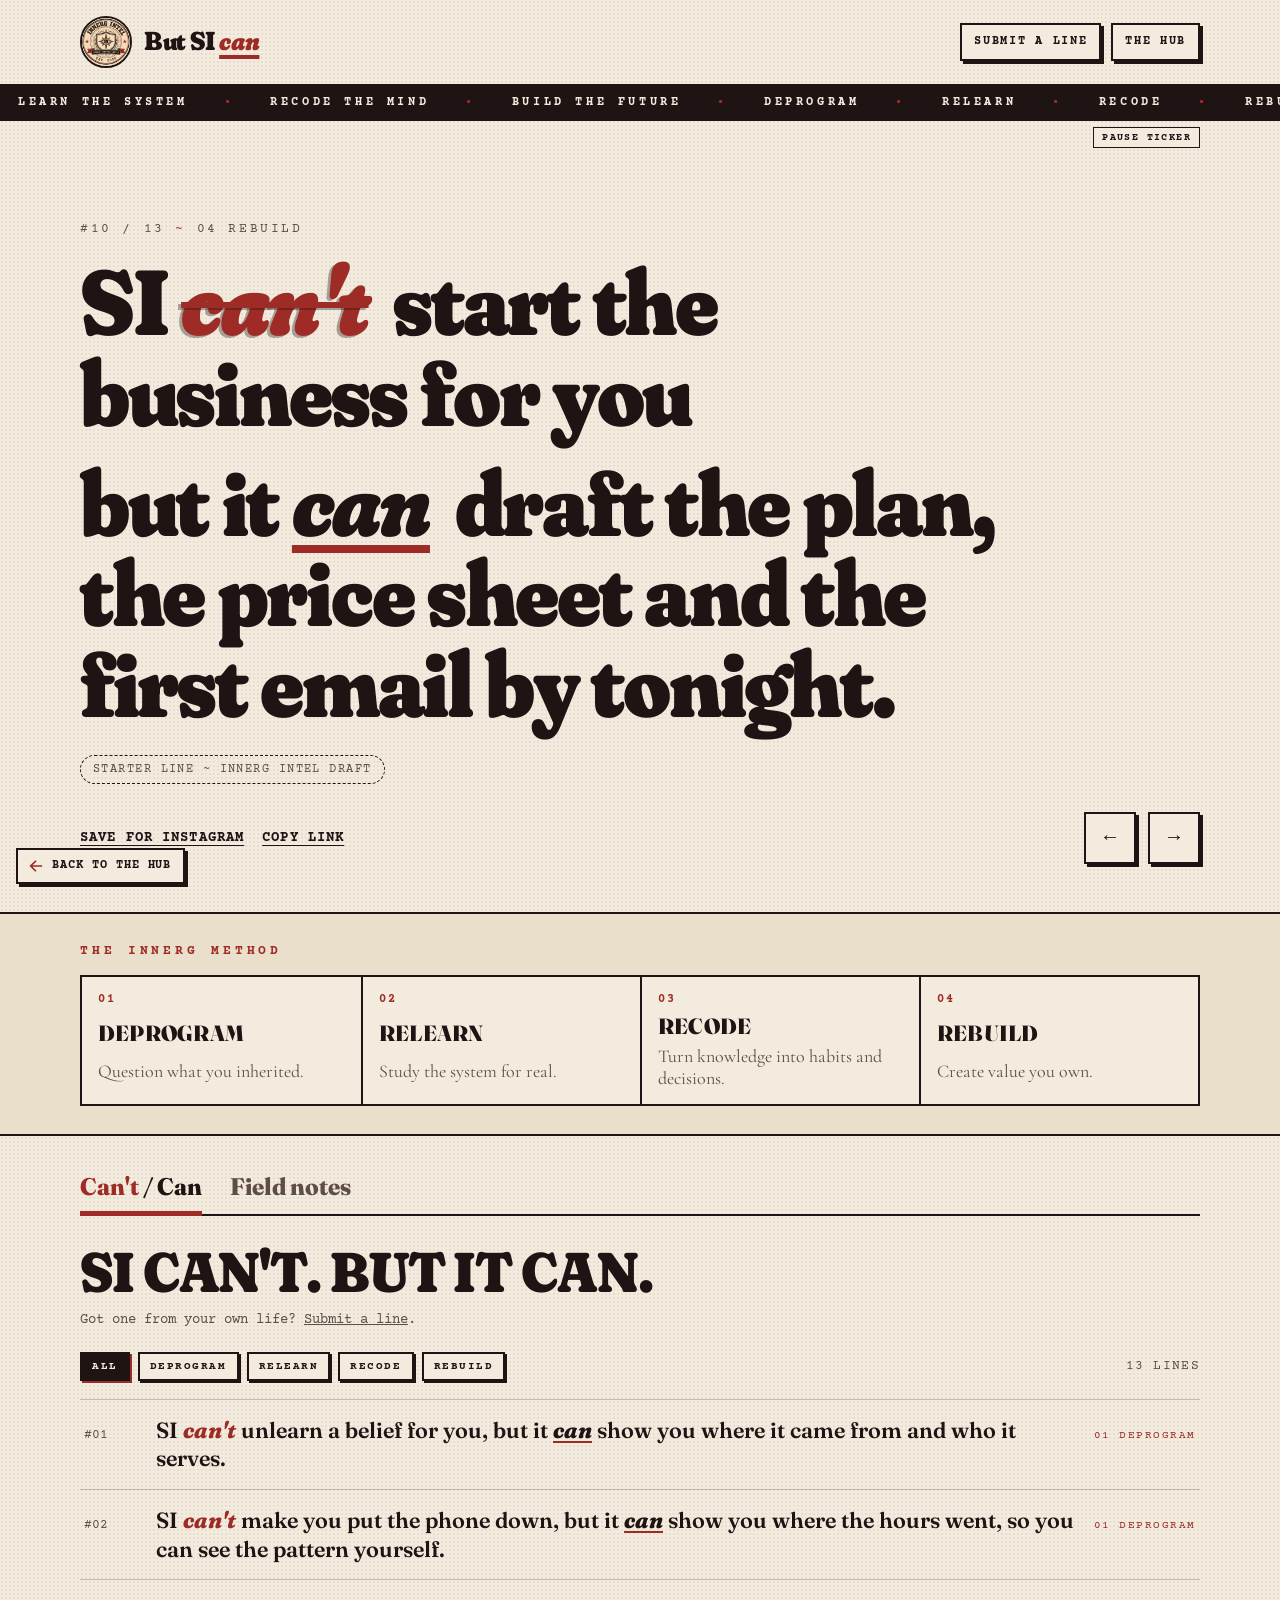
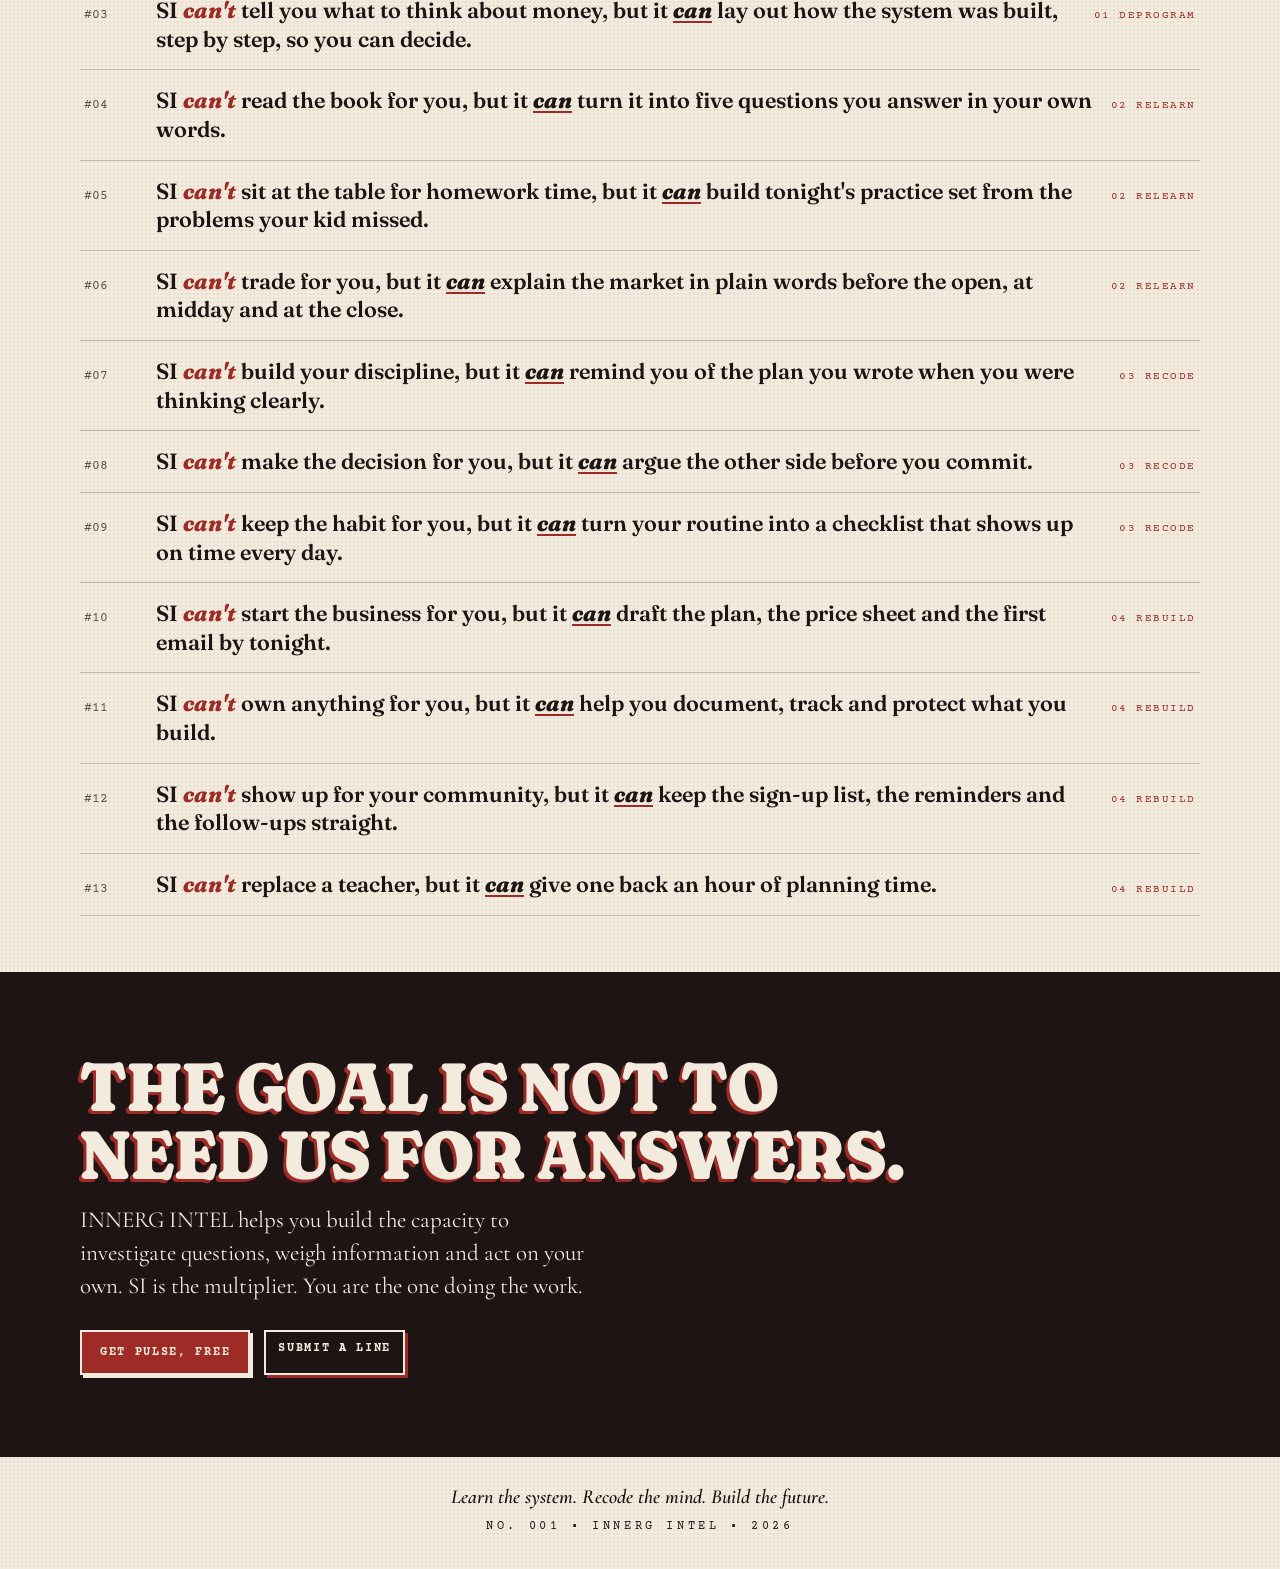
<file: index.html>
<!DOCTYPE html>
<html lang="en">
<head>
  <meta charset="utf-8">
  <meta name="viewport" content="width=device-width, initial-scale=1">
  <title>But SI Can ~ INNERG INTEL</title>
  <meta name="description" content="SI can't do it for you, but it can help you do it. A wall of real-world lines from INNERG INTEL: Deprogram, Relearn, Recode, Rebuild.">
  <meta name="robots" content="noindex">
  <meta name="theme-color" content="#F3EBDD">
  <meta property="og:title" content="But SI Can ~ INNERG INTEL">
  <meta property="og:description" content="SI can't do it for you, but it can help you do it.">
  <meta property="og:type" content="website">
  <link rel="icon" href="assets/seal-80.png" type="image/png">
  <link rel="preconnect" href="https://fonts.googleapis.com">
  <link rel="preconnect" href="https://fonts.gstatic.com" crossorigin>
  <link href="https://fonts.googleapis.com/css2?family=Fraunces:opsz,wght,SOFT@9..144,400..900,0..100&family=Cormorant+Garamond:ital,wght@0,500;0,600;0,700;1,600&family=Courier+Prime:wght@400;700&display=swap" rel="stylesheet">
  <link rel="stylesheet" href="styles.css">
</head>
<body>
  <a class="skip" href="#main">Skip to content</a>
  <header class="site-header">
    <div class="wrap header-inner">
      <a class="brand" href="./" aria-label="But SI Can, home">
        <img class="seal" src="assets/seal.jpg" alt="" width="52" height="52">
        <span class="wordmark">But SI <span class="mark-can">can</span></span>
      </a>
      <nav class="header-links" aria-label="INNERG INTEL">
        <a class="box-link" href="submit.html">Submit a line</a>
        <a class="box-link" href="https://nasirr.innergintel.study/" rel="noopener">The hub</a>
      </nav>
    </div>
    <div class="ticker" aria-hidden="true">
      <div class="ticker-track" id="ticker-track">
        <span>Learn the system</span><span>Recode the mind</span><span>Build the future</span><span>Deprogram</span><span>Relearn</span><span>Recode</span><span>Rebuild</span>
        <span>Learn the system</span><span>Recode the mind</span><span>Build the future</span><span>Deprogram</span><span>Relearn</span><span>Recode</span><span>Rebuild</span>
      </div>
    </div>
    <div class="wrap ticker-ctl"><button type="button" class="mini-btn" id="ticker-toggle">Pause ticker</button></div>
  </header>

  <main id="main">
    <section class="hero" aria-label="Featured line">
      <div class="wrap">
        <p class="kicker"><span id="hero-index">#00 / 00</span> <span class="dot">~</span> <span id="hero-stage">The method</span></p>
        <div class="hero-panel" id="hero-panel" aria-live="polite">
          <h1 class="formula">
            <span class="phrase">SI <span class="verb verb-cant">can't</span> <em id="hero-cant">do the work for you,</em></span>
            <span class="phrase">but it <span class="verb verb-can">can</span> <em id="hero-can">help you do it.</em></span>
          </h1>
          <p class="hero-source" id="hero-source"></p>
        </div>
        <div class="hero-bar">
          <div class="hero-actions">
            <button type="button" class="text-link as-btn" id="hero-save">Save for Instagram</button>
            <button type="button" class="text-link as-btn" id="hero-share" hidden>Share</button>
            <button type="button" class="text-link as-btn" id="hero-copy">Copy link</button>
            <span class="copy-note" id="copy-note" role="status"></span>
          </div>
          <div class="hero-nav">
            <button class="nav-arrow" type="button" id="hero-prev" aria-label="Previous line">&larr;</button>
            <button class="nav-arrow" type="button" id="hero-next" aria-label="Next line">&rarr;</button>
          </div>
        </div>
      </div>
    </section>

    <section class="method" aria-labelledby="method-heading">
      <div class="wrap">
        <h2 id="method-heading" class="eyebrow">The INNERG method</h2>
        <ol class="method-list" id="method-list"></ol>
      </div>
    </section>

    <div class="board wrap" data-tabs>
      <div class="tablist" role="tablist" aria-label="Field notes and Can't / Can">
        <button type="button" class="tab" role="tab" id="tab-lines" aria-controls="panel-lines" aria-selected="true"><span class="t-cant">Can't</span> / <span class="t-can">Can</span></button>
        <button type="button" class="tab" role="tab" id="tab-notes" aria-controls="panel-notes" aria-selected="false" tabindex="-1">Field notes</button>
      </div>

      <section class="panel" id="panel-lines" role="tabpanel" aria-labelledby="tab-lines">
        <div class="panel-head">
          <h2 class="panel-title">SI can't. But it can.</h2>
          <p class="invite">Got one from your own life? <a href="submit.html">Submit a line</a>.</p>
        </div>
        <div class="toolbar">
          <div class="chips" role="group" aria-label="Filter by method stage" id="stage-chips"></div>
          <p class="count" id="line-count">0 lines</p>
        </div>
        <ul class="line-list" id="line-list"></ul>
        <noscript><p class="empty">JavaScript is off, so the wall is not loaded.</p></noscript>
      </section>

      <section class="panel" id="panel-notes" role="tabpanel" aria-labelledby="tab-notes" hidden>
        <div class="panel-head">
          <h2 class="panel-title">From the INNERG ecosystem</h2>
          <p class="invite">Using SI for something real? Tag <a href="https://x.com/InnerGIntel" rel="noopener">@InnerGIntel</a> on X to be considered.</p>
        </div>
        <ul class="notes">
          <li class="note">
            <p class="note-tag">Relearn ~ Financial intelligence</p>
            <h3 class="note-title">INNERG Pulse</h3>
            <p>Free market news by email on weekdays. Three short notes each weekday: premarket, midday and close. Plain words.</p>
            <a class="box-link" href="https://pulse.innergintel.study" rel="noopener">Read Pulse</a>
          </li>
          <li class="note">
            <p class="note-tag">Relearn ~ Financial intelligence</p>
            <h3 class="note-title">The watchlist</h3>
            <p>A public watchlist with closing bell prices, charts and filters, kept on the hub.</p>
            <a class="box-link" href="https://nasirr.innergintel.study/watchlist/" rel="noopener">Open the watchlist</a>
          </li>
          <li class="note">
            <p class="note-tag">Deprogram ~ Human intelligence</p>
            <h3 class="note-title">InnerG Reads</h3>
            <p>Personal essays by Nasirr G. Mayo on people, technology, relationships, responsibility and the futures we say we want.</p>
            <a class="box-link" href="https://www.innergreads.study/reads/" rel="noopener">Choose a read</a>
          </li>
          <li class="note">
            <p class="note-tag">Recode ~ Technological intelligence</p>
            <h3 class="note-title">Frequency Connectors</h3>
            <p>Free guides you can hand to your own agent. No. 001 is The INNERG Method. No. 002 is the Grok Bot Guides.</p>
            <a class="box-link" href="https://nasirr.innergintel.study/frequency-connectors/no-001-innerg-method/" rel="noopener">No. 001</a>
            <a class="box-link" href="https://nasirr.innergintel.study/frequency-connectors/no-002-grok-bot-guides/" rel="noopener">No. 002</a>
          </li>
          <li class="note note-placeholder">
            <p class="note-tag">Placeholder for Mr G</p>
            <h3 class="note-title">Community stories go here</h3>
            <p>Real stories from people using SI, shared with their permission. None are shown until they are sourced and approved.</p>
          </li>
        </ul>
      </section>
    </div>

    <section class="closer" aria-labelledby="closer-heading">
      <div class="wrap">
        <h2 id="closer-heading" class="closer-title">The goal is not to need us for answers.</h2>
        <p class="closer-copy">INNERG INTEL helps you build the capacity to investigate questions, weigh information and act on your own. SI is the multiplier. You are the one doing the work.</p>
        <div class="closer-actions">
          <a class="solid-btn" href="https://pulse.innergintel.study" rel="noopener">Get Pulse, free</a>
          <a class="box-link" href="submit.html">Submit a line</a>
        </div>
      </div>
    </section>
  </main>

  <footer class="site-footer">
    <div class="wrap">
      <p class="tagline">Learn the system. Recode the mind. Build the future.</p>
      <p class="no">No. 001 &bull; INNERG INTEL &bull; 2026</p>
    </div>
  </footer>
  <script type="module" src="app.js"></script>
<script src="hub-nav.js" defer></script>
</body>
</html>
</file>
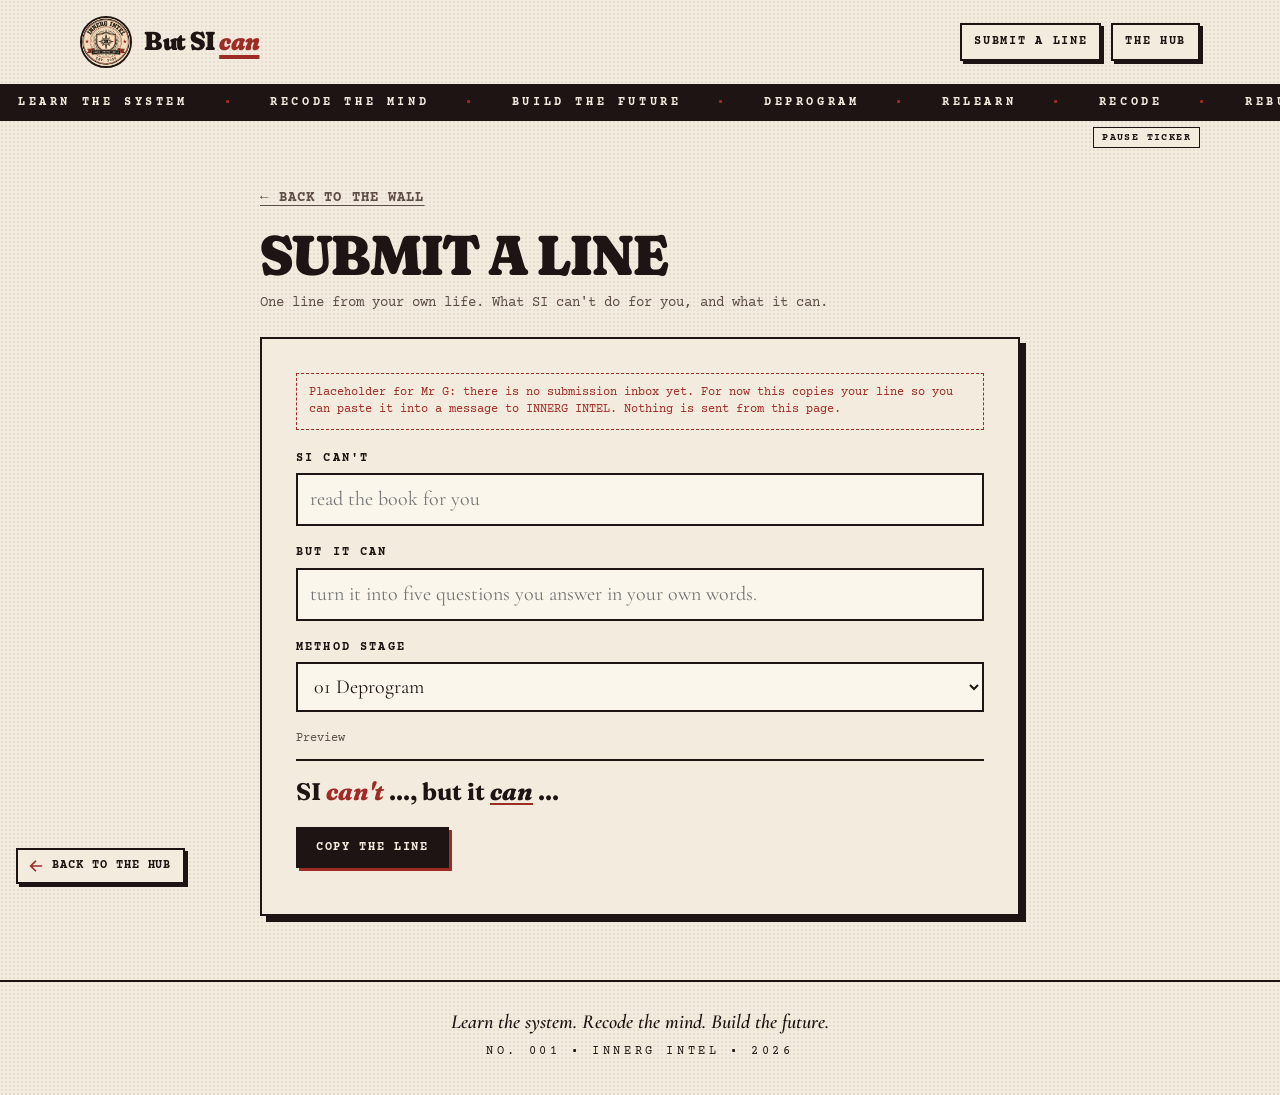
<file: submit.html>
<!DOCTYPE html>
<html lang="en">
<head>
  <meta charset="utf-8">
  <meta name="viewport" content="width=device-width, initial-scale=1">
  <title>Submit a line ~ But SI Can</title>
  <meta name="description" content="SI can't do it for you, but it can help you do it. A wall of real-world lines from INNERG INTEL: Deprogram, Relearn, Recode, Rebuild.">
  <meta name="robots" content="noindex">
  <meta name="theme-color" content="#F3EBDD">
  <meta property="og:title" content="But SI Can ~ INNERG INTEL">
  <meta property="og:description" content="SI can't do it for you, but it can help you do it.">
  <meta property="og:type" content="website">
  <link rel="icon" href="assets/seal-80.png" type="image/png">
  <link rel="preconnect" href="https://fonts.googleapis.com">
  <link rel="preconnect" href="https://fonts.gstatic.com" crossorigin>
  <link href="https://fonts.googleapis.com/css2?family=Fraunces:opsz,wght,SOFT@9..144,400..900,0..100&family=Cormorant+Garamond:ital,wght@0,500;0,600;0,700;1,600&family=Courier+Prime:wght@400;700&display=swap" rel="stylesheet">
  <link rel="stylesheet" href="styles.css">
</head>
<body>
  <a class="skip" href="#main">Skip to content</a>
  <header class="site-header">
    <div class="wrap header-inner">
      <a class="brand" href="./" aria-label="But SI Can, home">
        <img class="seal" src="assets/seal.jpg" alt="" width="52" height="52">
        <span class="wordmark">But SI <span class="mark-can">can</span></span>
      </a>
      <nav class="header-links" aria-label="INNERG INTEL">
        <a class="box-link" href="submit.html">Submit a line</a>
        <a class="box-link" href="https://nasirr.innergintel.study/" rel="noopener">The hub</a>
      </nav>
    </div>
    <div class="ticker" aria-hidden="true">
      <div class="ticker-track" id="ticker-track">
        <span>Learn the system</span><span>Recode the mind</span><span>Build the future</span><span>Deprogram</span><span>Relearn</span><span>Recode</span><span>Rebuild</span>
        <span>Learn the system</span><span>Recode the mind</span><span>Build the future</span><span>Deprogram</span><span>Relearn</span><span>Recode</span><span>Rebuild</span>
      </div>
    </div>
    <div class="wrap ticker-ctl"><button type="button" class="mini-btn" id="ticker-toggle">Pause ticker</button></div>
  </header>

  <main id="main">
    <div class="wrap form-wrap">
      <p class="kicker"><a class="text-link" href="./">&larr; Back to the wall</a></p>
      <h1 class="panel-title">Submit a line</h1>
      <p class="invite">One line from your own life. What SI can't do for you, and what it can.</p>
      <form class="form-card" id="line-form" novalidate style="margin-top:24px">
        <p class="placeholder-flag">Placeholder for Mr G: there is no submission inbox yet. For now this copies your line so you can paste it into a message to INNERG INTEL. Nothing is sent from this page.</p>
        <div class="field">
          <label for="cant">SI can't</label>
          <input id="cant" name="cant" required maxlength="90" placeholder="read the book for you" autocomplete="off">
        </div>
        <div class="field">
          <label for="can">but it can</label>
          <input id="can" name="can" required maxlength="140" placeholder="turn it into five questions you answer in your own words." autocomplete="off">
        </div>
        <div class="field">
          <label for="stage">Method stage</label>
          <select id="stage" name="stage">
            <option value="Deprogram">01 Deprogram</option>
            <option value="Relearn">02 Relearn</option>
            <option value="Recode">03 Recode</option>
            <option value="Rebuild">04 Rebuild</option>
          </select>
        </div>
        <p class="hint">Preview</p>
        <p class="preview" id="preview" aria-live="polite">SI <span class="w-cant">can't</span> <span id="pv-cant">...</span>, but it <span class="w-can">can</span> <span id="pv-can">...</span></p>
        <button class="solid-btn" type="submit">Copy the line</button>
        <p class="hint" id="form-note" role="status" style="margin-top:12px"></p>
      </form>
    </div>
  </main>

  <footer class="site-footer">
    <div class="wrap">
      <p class="tagline">Learn the system. Recode the mind. Build the future.</p>
      <p class="no">No. 001 &bull; INNERG INTEL &bull; 2026</p>
    </div>
  </footer>
  <script type="module" src="submit.js"></script>
<script src="hub-nav.js" defer></script>
</body>
</html>
</file>
<file: styles.css>
/* Style A v3 ~ INNERG INTEL */
:root {
  --cream: #F3EBDD;
  --cream-2: #EADFCB;
  --ink: #1E1414;
  --brick: #9E2B25;
  --muted: #5E4E47;
  --rule: rgba(30, 20, 20, .22);
  --serif: "Fraunces", Georgia, serif;
  --body: "Cormorant Garamond", Georgia, serif;
  --mono: "Courier Prime", ui-monospace, monospace;
  --wrap: 1120px;
  color-scheme: light;
}
* { box-sizing: border-box; }
html { -webkit-text-size-adjust: 100%; }
body {
  margin: 0; background: var(--cream); color: var(--ink);
  font-family: var(--body); font-size: 21px; line-height: 1.45;
  background-image: radial-gradient(rgba(30,20,20,.06) 1px, transparent 1px);
  background-size: 4px 4px;
}
a { color: inherit; }
.wrap { width: min(var(--wrap), 100% - 40px); margin-inline: auto; }
.skip { position: absolute; left: -9999px; }
.skip:focus { left: 12px; top: 12px; background: var(--ink); color: var(--cream); padding: 8px 12px; z-index: 10; }
:focus-visible { outline: 3px solid var(--brick); outline-offset: 3px; }

/* Header */
.header-inner { display: flex; align-items: center; justify-content: space-between; gap: 16px; padding-block: 16px; }
.brand { display: flex; align-items: center; gap: 12px; text-decoration: none; }
.seal { border-radius: 50%; border: 2px solid var(--ink); display: block; }
.wordmark { font-family: var(--serif); font-variation-settings: "opsz" 144, "wght" 900, "SOFT" 100; font-size: 26px; letter-spacing: -.01em; }
.mark-can { color: var(--brick); font-style: italic; text-decoration: underline; text-decoration-thickness: 4px; text-underline-offset: 5px; }
.header-links { display: flex; gap: 10px; flex-wrap: wrap; justify-content: flex-end; }

.box-link, .solid-btn, .mini-btn, .chip, .nav-arrow {
  font-family: var(--mono); font-weight: 700; text-transform: uppercase; letter-spacing: .14em; font-size: 12px;
  border: 2px solid var(--ink); background: var(--cream); color: var(--ink); text-decoration: none;
  padding: 8px 12px; box-shadow: 3px 3px 0 var(--ink); cursor: pointer; display: inline-block;
  transition: translate .12s ease, box-shadow .12s ease, background-color .12s ease, color .12s ease;
}
.box-link:hover, .solid-btn:hover, .chip:hover, .nav-arrow:hover { translate: 1px 1px; box-shadow: 2px 2px 0 var(--ink); }
.solid-btn { background: var(--ink); color: var(--cream); box-shadow: 3px 3px 0 var(--brick); padding: 12px 18px; }
.mini-btn { font-size: 10px; padding: 4px 8px; box-shadow: none; border-width: 1px; }

.ticker { background: var(--ink); color: var(--cream); overflow: hidden; border-block: 2px solid var(--ink); }
.ticker-track { display: flex; width: max-content; font-family: var(--mono); font-weight: 700; text-transform: uppercase; letter-spacing: .3em; font-size: 12px; padding-block: 8px; }
.ticker-track span { padding-inline: 18px; }
.ticker-track span::after { content: "\2022"; padding-left: 36px; color: var(--brick); }
@media (prefers-reduced-motion: no-preference) {
  .ticker-track { animation: ticker 38s linear infinite; }
}
.ticker-track.is-paused { animation-play-state: paused; }
@keyframes ticker { to { translate: -50% 0; } }
.ticker-ctl { display: flex; justify-content: flex-end; padding-top: 6px; }

/* Hero */
.hero { padding-block: clamp(28px, 6vw, 72px) clamp(24px, 4vw, 48px); border-bottom: 2px solid var(--ink); }
.kicker { font-family: var(--mono); font-size: 13px; letter-spacing: .2em; text-transform: uppercase; color: var(--muted); margin: 0 0 18px; }
.kicker .dot { color: var(--brick); }
.hero-panel { transition: opacity .18s ease; min-height: 2em; }
.hero-panel.is-fading { opacity: 0; }
.formula { margin: 0; font-family: var(--serif); font-variation-settings: "opsz" 144, "wght" 900, "SOFT" 100;
  font-size: clamp(40px, 7.2vw, 96px); line-height: .98; letter-spacing: -.025em; text-wrap: balance; }
.formula .phrase { display: block; }
.formula .phrase + .phrase { margin-top: .22em; }
.formula em { font-style: normal; }
.verb { font-style: italic; }
.verb-cant { color: var(--brick); text-decoration: line-through; text-decoration-thickness: .07em; text-shadow: -3px 2px 0 rgba(30,20,20,.35); }
.verb-can { color: var(--ink); text-decoration: underline; text-decoration-color: var(--brick); text-decoration-thickness: .09em; text-underline-offset: .1em; }
.hero-source { margin: 22px 0 0; }
.pill { display: inline-block; font-family: var(--mono); font-size: 12px; letter-spacing: .12em; text-transform: uppercase;
  border: 1.5px solid var(--ink); border-radius: 999px; padding: 5px 12px; text-decoration: none; }
a.pill:hover { background: var(--ink); color: var(--cream); }
.pill-muted { color: var(--muted); border-style: dashed; }
.hero-bar { margin-top: 28px; display: flex; justify-content: space-between; align-items: center; gap: 16px; flex-wrap: wrap; }
.hero-actions { display: flex; gap: 18px; align-items: center; flex-wrap: wrap; }
.text-link { font-family: var(--mono); font-weight: 700; font-size: 14px; letter-spacing: .08em; text-transform: uppercase; text-underline-offset: 4px; }
.as-btn { background: none; border: 0; padding: 0; color: var(--ink); cursor: pointer; text-decoration: underline; }
.as-btn:disabled { opacity: .45; cursor: wait; }
.copy-note { font-family: var(--mono); font-size: 12px; color: var(--brick); }
.hero-nav { display: flex; gap: 12px; }
.nav-arrow { font-size: 20px; width: 52px; height: 52px; padding: 0; letter-spacing: 0; display: grid; place-items: center; }

/* Method strip */
.method { padding-block: 28px; border-bottom: 2px solid var(--ink); background: var(--cream-2); }
.eyebrow { font-family: var(--mono); font-size: 13px; letter-spacing: .3em; text-transform: uppercase; color: var(--brick); margin: 0 0 14px; font-weight: 700; }
.method-list { list-style: none; margin: 0; padding: 0; display: grid; grid-template-columns: repeat(4, 1fr); gap: 0; border: 2px solid var(--ink); background: var(--cream); }
.method-list li { padding: 14px 16px; display: grid; gap: 2px; }
.method-list li + li { border-left: 2px solid var(--ink); }
.m-n { font-family: var(--mono); font-size: 12px; color: var(--brick); font-weight: 700; letter-spacing: .2em; }
.m-name { font-family: var(--serif); font-variation-settings: "opsz" 144, "wght" 900; text-transform: uppercase; font-size: 22px; letter-spacing: .01em; }
.m-note { font-size: 18px; color: var(--muted); line-height: 1.25; }

/* Board */
.board { padding-block: 36px 56px; }
.tablist { display: flex; gap: 28px; border-bottom: 2px solid var(--ink); }
.tab { font-family: var(--serif); font-variation-settings: "opsz" 72, "wght" 800; font-size: 24px; background: none; border: 0; padding: 0 0 10px; cursor: pointer; color: var(--muted); border-bottom: 5px solid transparent; margin-bottom: -2px; }
.tab[aria-selected="true"] { color: var(--ink); border-bottom-color: var(--brick); }
.t-cant { color: var(--brick); }
.panel-head { margin-top: 28px; }
.panel-title { font-family: var(--serif); font-variation-settings: "opsz" 144, "wght" 900, "SOFT" 100; text-transform: uppercase; font-size: clamp(32px, 5vw, 56px); line-height: 1; margin: 0 0 10px; letter-spacing: -.02em; }
.invite { font-family: var(--mono); font-size: 14px; color: var(--muted); margin: 0; }
.toolbar { display: flex; justify-content: space-between; align-items: center; gap: 12px; flex-wrap: wrap; margin-top: 22px; }
.chips { display: flex; gap: 8px; flex-wrap: wrap; }
.chip { box-shadow: 2px 2px 0 var(--ink); padding: 6px 10px; font-size: 11px; }
.chip[aria-pressed="true"] { background: var(--ink); color: var(--cream); box-shadow: 2px 2px 0 var(--brick); }
.count { font-family: var(--mono); font-size: 13px; color: var(--muted); margin: 0; letter-spacing: .1em; text-transform: uppercase; }

.line-list { list-style: none; padding: 0; margin: 18px 0 0; border-top: 1.5px solid var(--rule); }
.line { border-bottom: 1.5px solid var(--rule); --stagger: .05s; }
@media (prefers-reduced-motion: no-preference) {
  .line { animation: rise .45s ease both; animation-delay: calc(var(--sibling-index, 1) * var(--stagger)); }
  @supports (animation-delay: calc(sibling-index() * 0.1s)) {
    .line { animation-delay: calc(sibling-index() * var(--stagger)); }
  }
}
@keyframes rise { from { opacity: 0; translate: 0 10px; } }
.line-link { display: grid; grid-template-columns: 56px 1fr auto; gap: 16px; align-items: baseline; padding: 16px 4px; text-decoration: none; transition: background-color .15s ease; }
.line-link:hover { background: var(--cream-2); }
.line-no { font-family: var(--mono); font-size: 13px; color: var(--muted); }
.line-text { font-family: var(--serif); font-variation-settings: "opsz" 36, "wght" 600; font-size: 22px; line-height: 1.3; }
.w-cant { color: var(--brick); font-style: italic; font-variation-settings: "wght" 800; }
.w-can { font-style: italic; font-variation-settings: "wght" 800; text-decoration: underline; text-decoration-color: var(--brick); text-decoration-thickness: 2px; text-underline-offset: 3px; }
.line-stage { font-family: var(--mono); font-size: 11px; letter-spacing: .14em; text-transform: uppercase; color: var(--brick); white-space: nowrap; }

.notes { list-style: none; padding: 0; margin: 24px 0 0; display: grid; grid-template-columns: repeat(auto-fill, minmax(300px, 1fr)); gap: 22px; }
.note { border: 2px solid var(--ink); background: var(--cream); padding: 20px; box-shadow: 5px 5px 0 var(--ink); display: flex; flex-direction: column; gap: 10px; align-items: flex-start; }
.note p { margin: 0; }
.note .box-link { margin-top: auto; }
.note .box-link + .box-link { margin-top: 0; }
.note-tag { font-family: var(--mono); font-size: 11px; letter-spacing: .16em; text-transform: uppercase; color: var(--brick); font-weight: 700; }
.note-title { font-family: var(--serif); font-variation-settings: "opsz" 72, "wght" 900; text-transform: uppercase; font-size: 26px; margin: 0; line-height: 1.05; }
.note-placeholder { border-style: dashed; box-shadow: none; background: transparent; }

/* Closer */
.closer { background: var(--ink); color: var(--cream); padding-block: clamp(40px, 7vw, 80px); }
.closer-title { font-family: var(--serif); font-variation-settings: "opsz" 144, "wght" 900, "SOFT" 100; text-transform: uppercase; font-size: clamp(34px, 5.6vw, 68px); line-height: 1; margin: 0 0 16px; text-shadow: -3px 3px 0 var(--brick); text-wrap: balance; }
.closer-copy { max-width: 46ch; font-size: 23px; margin: 0 0 26px; }
.closer .solid-btn { background: var(--brick); border-color: var(--cream); box-shadow: 3px 3px 0 var(--cream); }
.closer .box-link { background: transparent; color: var(--cream); border-color: var(--cream); box-shadow: 3px 3px 0 var(--brick); }
.closer-actions { display: flex; gap: 14px; flex-wrap: wrap; }

/* Footer */
.site-footer { padding-block: 26px 34px; text-align: center; border-top: 2px solid var(--ink); }
.tagline { font-family: var(--body); font-style: italic; font-weight: 600; font-size: 20px; margin: 0 0 6px; }
.no { font-family: var(--mono); font-size: 12px; letter-spacing: .3em; text-transform: uppercase; margin: 0; }

/* Submit page */
.form-wrap { padding-block: 40px 64px; max-width: 760px; }
.form-card { border: 2px solid var(--ink); background: var(--cream); padding: clamp(20px, 4vw, 34px); box-shadow: 6px 6px 0 var(--ink); }
.field { display: grid; gap: 6px; margin-bottom: 18px; }
.field label { font-family: var(--mono); font-size: 12px; letter-spacing: .18em; text-transform: uppercase; font-weight: 700; }
.field input, .field select { font: inherit; font-size: 20px; padding: 10px 12px; border: 2px solid var(--ink); background: #FBF6EC; color: var(--ink); border-radius: 0; }
.field input:user-invalid { border-color: var(--brick); }
.hint { font-family: var(--mono); font-size: 12px; color: var(--muted); }
.preview { font-family: var(--serif); font-variation-settings: "wght" 700; font-size: 24px; line-height: 1.25; border-top: 2px solid var(--ink); padding-top: 16px; margin: 8px 0 20px; }
.placeholder-flag { font-family: var(--mono); font-size: 12px; border: 1.5px dashed var(--brick); color: var(--brick); padding: 10px 12px; margin: 0 0 20px; }

@media (max-width: 760px) {
  body { font-size: 19px; }
  .wordmark { font-size: 21px; }
  .seal { width: 40px; height: 40px; }
  .header-links .box-link { padding: 6px 8px; font-size: 10px; letter-spacing: .1em; }
  .method-list { grid-template-columns: 1fr 1fr; }
  .method-list li + li { border-left: 0; }
  .method-list li:nth-child(even) { border-left: 2px solid var(--ink); }
  .method-list li:nth-child(n+3) { border-top: 2px solid var(--ink); }
  .line-link { grid-template-columns: 1fr; gap: 4px; }
  .line-text { font-size: 20px; }
  .tab { font-size: 20px; }
}
.verb { padding-right: .12em; }
.wordmark { white-space: nowrap; }
@media (max-width: 420px) {
  .header-links { flex-direction: column; align-items: flex-end; gap: 8px; }
}
</file>
